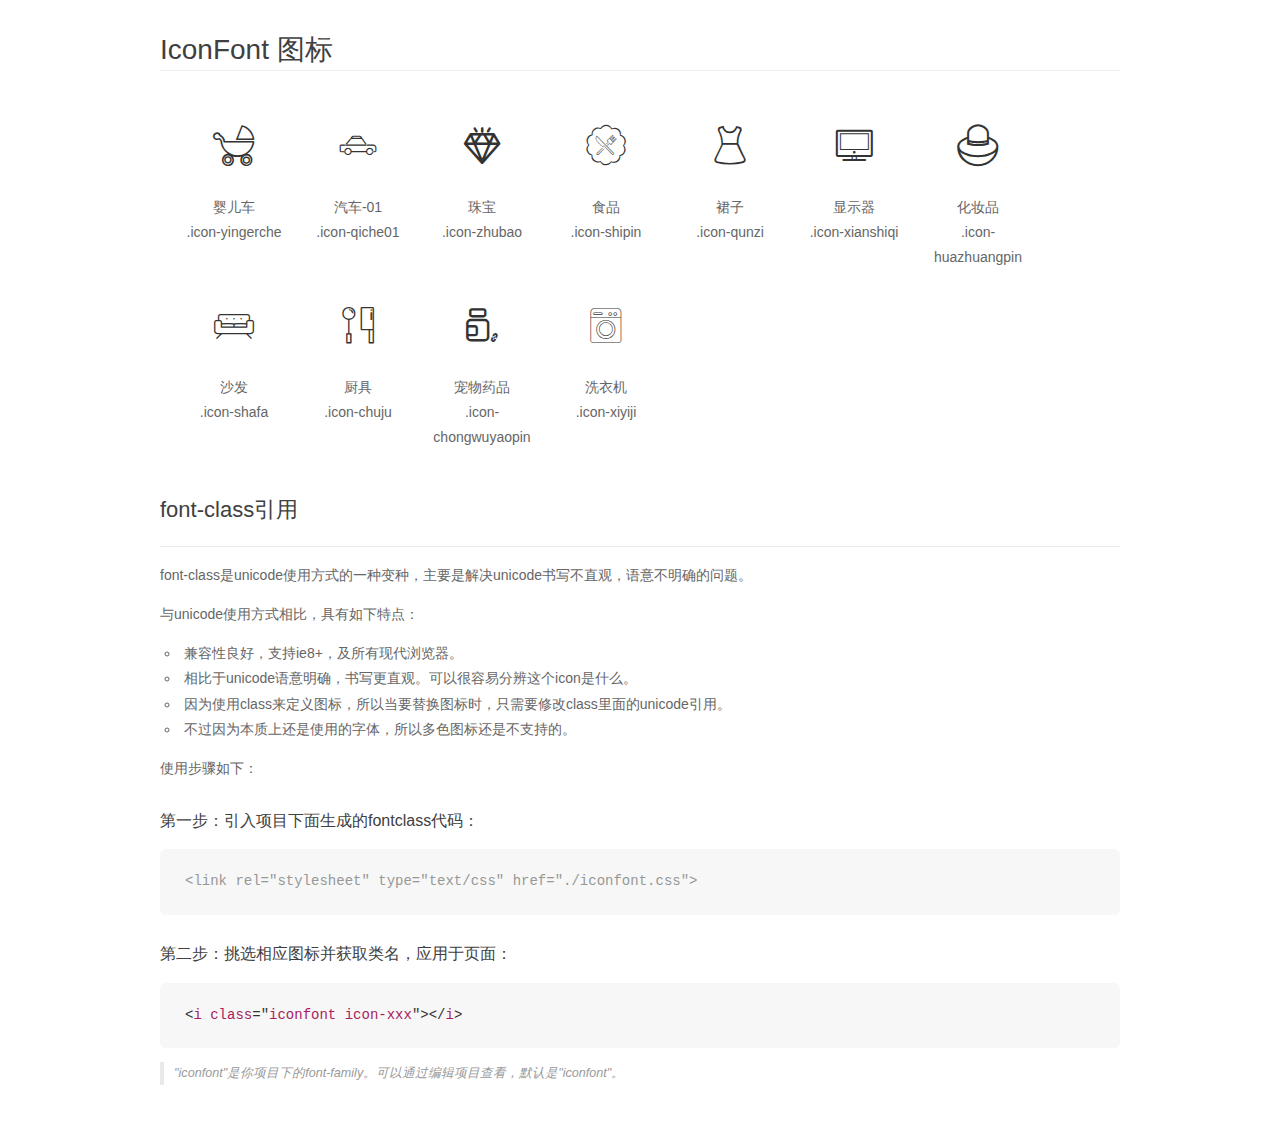
<file: src/iconfont/demo_fontclass.html>
<!DOCTYPE html>
<html>
<head>
    <meta charset="utf-8"/>
    <title>IconFont</title>
    <link rel="stylesheet" href="demo.css">
    <link rel="stylesheet" href="iconfont.css">
</head>
<body>
    <div class="main markdown">
        <h1>IconFont 图标</h1>
        <ul class="icon_lists clear">
            
                <li>
                <i class="icon iconfont icon-yingerche"></i>
                    <div class="name">婴儿车</div>
                    <div class="fontclass">.icon-yingerche</div>
                </li>
            
                <li>
                <i class="icon iconfont icon-qiche01"></i>
                    <div class="name">汽车-01</div>
                    <div class="fontclass">.icon-qiche01</div>
                </li>
            
                <li>
                <i class="icon iconfont icon-zhubao"></i>
                    <div class="name">珠宝</div>
                    <div class="fontclass">.icon-zhubao</div>
                </li>
            
                <li>
                <i class="icon iconfont icon-shipin"></i>
                    <div class="name">食品</div>
                    <div class="fontclass">.icon-shipin</div>
                </li>
            
                <li>
                <i class="icon iconfont icon-qunzi"></i>
                    <div class="name">裙子</div>
                    <div class="fontclass">.icon-qunzi</div>
                </li>
            
                <li>
                <i class="icon iconfont icon-xianshiqi"></i>
                    <div class="name">显示器</div>
                    <div class="fontclass">.icon-xianshiqi</div>
                </li>
            
                <li>
                <i class="icon iconfont icon-huazhuangpin"></i>
                    <div class="name">化妆品</div>
                    <div class="fontclass">.icon-huazhuangpin</div>
                </li>
            
                <li>
                <i class="icon iconfont icon-shafa"></i>
                    <div class="name">沙发</div>
                    <div class="fontclass">.icon-shafa</div>
                </li>
            
                <li>
                <i class="icon iconfont icon-chuju"></i>
                    <div class="name">厨具</div>
                    <div class="fontclass">.icon-chuju</div>
                </li>
            
                <li>
                <i class="icon iconfont icon-chongwuyaopin"></i>
                    <div class="name">宠物药品</div>
                    <div class="fontclass">.icon-chongwuyaopin</div>
                </li>
            
                <li>
                <i class="icon iconfont icon-xiyiji"></i>
                    <div class="name">洗衣机</div>
                    <div class="fontclass">.icon-xiyiji</div>
                </li>
            
        </ul>

        <h2 id="font-class-">font-class引用</h2>
        <hr>

        <p>font-class是unicode使用方式的一种变种，主要是解决unicode书写不直观，语意不明确的问题。</p>
        <p>与unicode使用方式相比，具有如下特点：</p>
        <ul>
        <li>兼容性良好，支持ie8+，及所有现代浏览器。</li>
        <li>相比于unicode语意明确，书写更直观。可以很容易分辨这个icon是什么。</li>
        <li>因为使用class来定义图标，所以当要替换图标时，只需要修改class里面的unicode引用。</li>
        <li>不过因为本质上还是使用的字体，所以多色图标还是不支持的。</li>
        </ul>
        <p>使用步骤如下：</p>
        <h3 id="-fontclass-">第一步：引入项目下面生成的fontclass代码：</h3>


        <pre><code class="lang-js hljs javascript"><span class="hljs-comment">&lt;link rel="stylesheet" type="text/css" href="./iconfont.css"&gt;</span></code></pre>
        <h3 id="-">第二步：挑选相应图标并获取类名，应用于页面：</h3>
        <pre><code class="lang-css hljs">&lt;<span class="hljs-selector-tag">i</span> <span class="hljs-selector-tag">class</span>="<span class="hljs-selector-tag">iconfont</span> <span class="hljs-selector-tag">icon-xxx</span>"&gt;&lt;/<span class="hljs-selector-tag">i</span>&gt;</code></pre>
        <blockquote>
        <p>"iconfont"是你项目下的font-family。可以通过编辑项目查看，默认是"iconfont"。</p>
        </blockquote>
    </div>
</body>
</html>
</file>
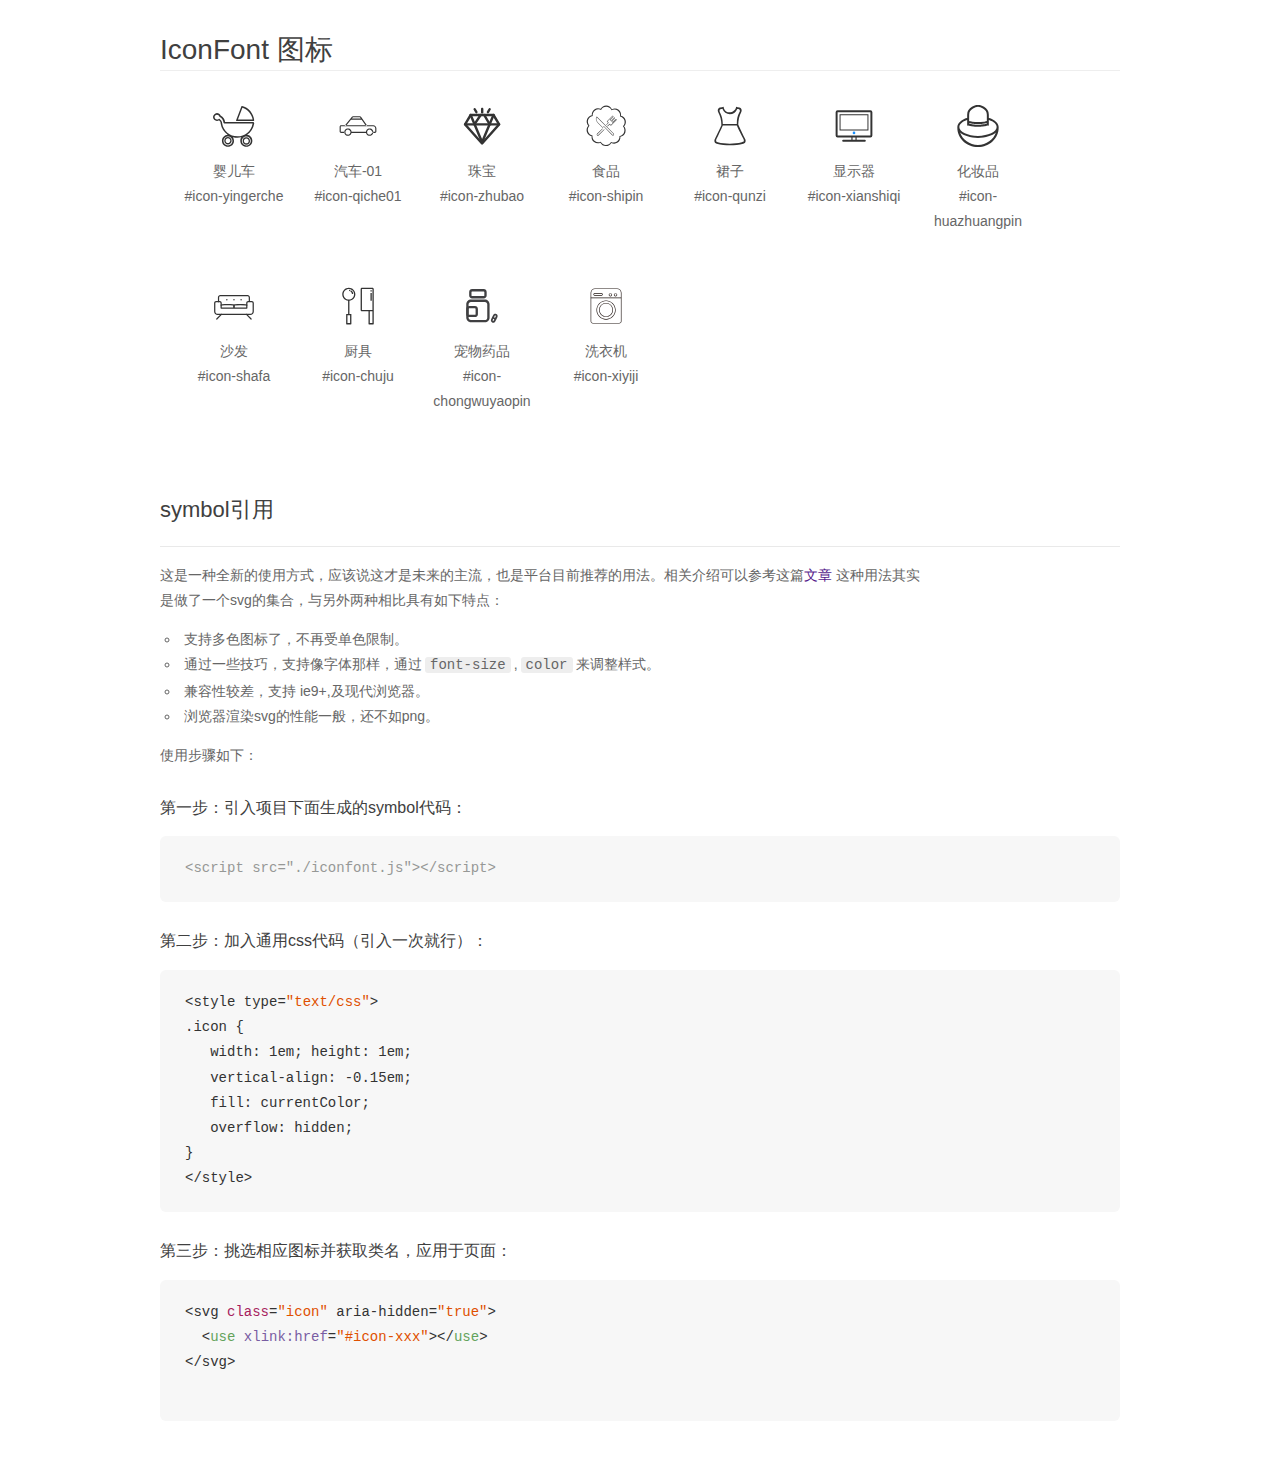
<file: src/iconfont/demo_symbol.html>
<!DOCTYPE html>
<html>
<head>
    <meta charset="utf-8"/>
    <title>IconFont</title>
    <link rel="stylesheet" href="demo.css">
    <script src="iconfont.js"></script>

    <style type="text/css">
        .icon {
          /* 通过设置 font-size 来改变图标大小 */
          width: 1em; height: 1em;
          /* 图标和文字相邻时，垂直对齐 */
          vertical-align: -0.15em;
          /* 通过设置 color 来改变 SVG 的颜色/fill */
          fill: currentColor;
          /* path 和 stroke 溢出 viewBox 部分在 IE 下会显示
             normalize.css 中也包含这行 */
          overflow: hidden;
        }

    </style>
</head>
<body>
    <div class="main markdown">
        <h1>IconFont 图标</h1>
        <ul class="icon_lists clear">
            
                <li>
                    <svg class="icon" aria-hidden="true">
                        <use xlink:href="#icon-yingerche"></use>
                    </svg>
                    <div class="name">婴儿车</div>
                    <div class="fontclass">#icon-yingerche</div>
                </li>
            
                <li>
                    <svg class="icon" aria-hidden="true">
                        <use xlink:href="#icon-qiche01"></use>
                    </svg>
                    <div class="name">汽车-01</div>
                    <div class="fontclass">#icon-qiche01</div>
                </li>
            
                <li>
                    <svg class="icon" aria-hidden="true">
                        <use xlink:href="#icon-zhubao"></use>
                    </svg>
                    <div class="name">珠宝</div>
                    <div class="fontclass">#icon-zhubao</div>
                </li>
            
                <li>
                    <svg class="icon" aria-hidden="true">
                        <use xlink:href="#icon-shipin"></use>
                    </svg>
                    <div class="name">食品</div>
                    <div class="fontclass">#icon-shipin</div>
                </li>
            
                <li>
                    <svg class="icon" aria-hidden="true">
                        <use xlink:href="#icon-qunzi"></use>
                    </svg>
                    <div class="name">裙子</div>
                    <div class="fontclass">#icon-qunzi</div>
                </li>
            
                <li>
                    <svg class="icon" aria-hidden="true">
                        <use xlink:href="#icon-xianshiqi"></use>
                    </svg>
                    <div class="name">显示器</div>
                    <div class="fontclass">#icon-xianshiqi</div>
                </li>
            
                <li>
                    <svg class="icon" aria-hidden="true">
                        <use xlink:href="#icon-huazhuangpin"></use>
                    </svg>
                    <div class="name">化妆品</div>
                    <div class="fontclass">#icon-huazhuangpin</div>
                </li>
            
                <li>
                    <svg class="icon" aria-hidden="true">
                        <use xlink:href="#icon-shafa"></use>
                    </svg>
                    <div class="name">沙发</div>
                    <div class="fontclass">#icon-shafa</div>
                </li>
            
                <li>
                    <svg class="icon" aria-hidden="true">
                        <use xlink:href="#icon-chuju"></use>
                    </svg>
                    <div class="name">厨具</div>
                    <div class="fontclass">#icon-chuju</div>
                </li>
            
                <li>
                    <svg class="icon" aria-hidden="true">
                        <use xlink:href="#icon-chongwuyaopin"></use>
                    </svg>
                    <div class="name">宠物药品</div>
                    <div class="fontclass">#icon-chongwuyaopin</div>
                </li>
            
                <li>
                    <svg class="icon" aria-hidden="true">
                        <use xlink:href="#icon-xiyiji"></use>
                    </svg>
                    <div class="name">洗衣机</div>
                    <div class="fontclass">#icon-xiyiji</div>
                </li>
            
        </ul>


        <h2 id="symbol-">symbol引用</h2>
        <hr>

        <p>这是一种全新的使用方式，应该说这才是未来的主流，也是平台目前推荐的用法。相关介绍可以参考这篇<a href="">文章</a>
        这种用法其实是做了一个svg的集合，与另外两种相比具有如下特点：</p>
        <ul>
          <li>支持多色图标了，不再受单色限制。</li>
          <li>通过一些技巧，支持像字体那样，通过<code>font-size</code>,<code>color</code>来调整样式。</li>
          <li>兼容性较差，支持 ie9+,及现代浏览器。</li>
          <li>浏览器渲染svg的性能一般，还不如png。</li>
        </ul>
        <p>使用步骤如下：</p>
        <h3 id="-symbol-">第一步：引入项目下面生成的symbol代码：</h3>
        <pre><code class="lang-js hljs javascript"><span class="hljs-comment">&lt;script src="./iconfont.js"&gt;&lt;/script&gt;</span></code></pre>
        <h3 id="-css-">第二步：加入通用css代码（引入一次就行）：</h3>
        <pre><code class="lang-js hljs javascript">&lt;style type=<span class="hljs-string">"text/css"</span>&gt;
.icon {
   width: <span class="hljs-number">1</span>em; height: <span class="hljs-number">1</span>em;
   vertical-align: <span class="hljs-number">-0.15</span>em;
   fill: currentColor;
   overflow: hidden;
}
&lt;<span class="hljs-regexp">/style&gt;</span></code></pre>
        <h3 id="-">第三步：挑选相应图标并获取类名，应用于页面：</h3>
        <pre><code class="lang-js hljs javascript">&lt;svg <span class="hljs-class"><span class="hljs-keyword">class</span></span>=<span class="hljs-string">"icon"</span> aria-hidden=<span class="hljs-string">"true"</span>&gt;<span class="xml"><span class="hljs-tag">
  &lt;<span class="hljs-name">use</span> <span class="hljs-attr">xlink:href</span>=<span class="hljs-string">"#icon-xxx"</span>&gt;</span><span class="hljs-tag">&lt;/<span class="hljs-name">use</span>&gt;</span>
</span>&lt;<span class="hljs-regexp">/svg&gt;
        </span></code></pre>
    </div>
</body>
</html>
</file>
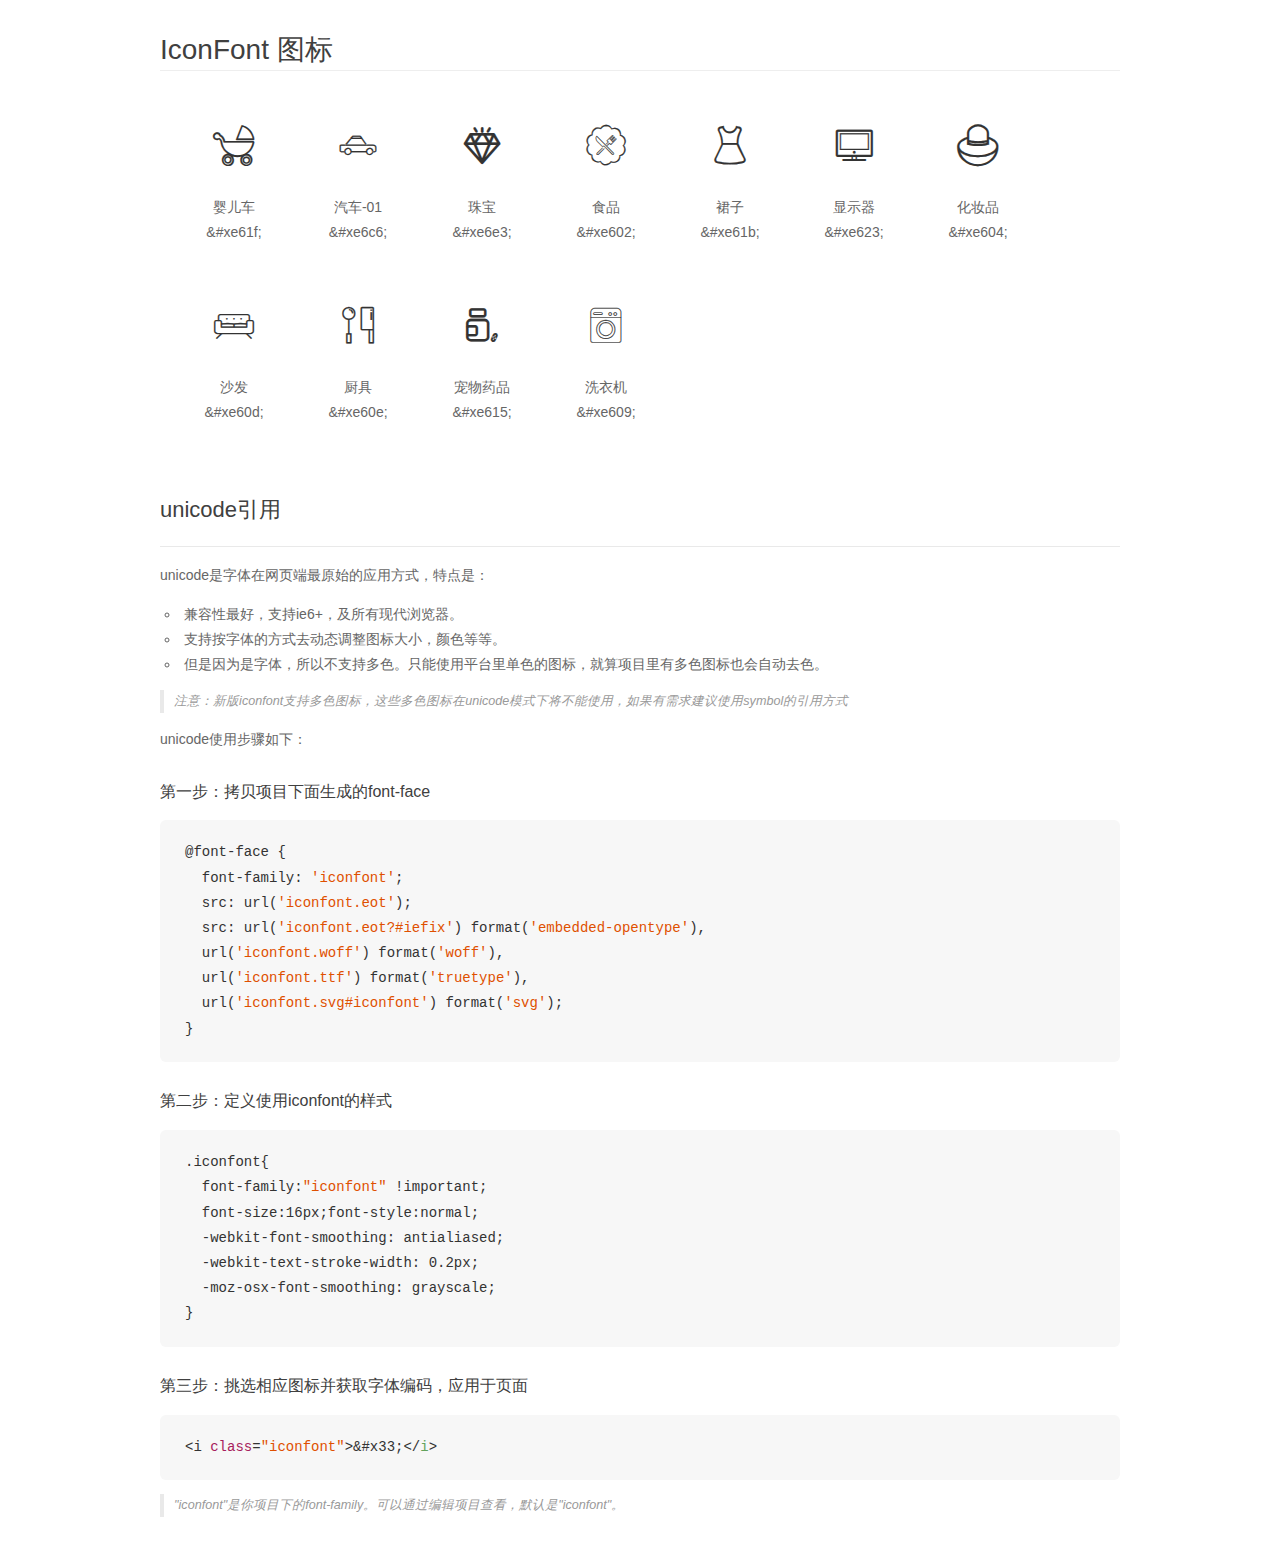
<file: src/iconfont/demo_unicode.html>
<!DOCTYPE html>
<html>
<head>
    <meta charset="utf-8"/>
    <title>IconFont</title>
    <link rel="stylesheet" href="demo.css">

    <style type="text/css">

        @font-face {font-family: "iconfont";
          src: url('iconfont.eot'); /* IE9*/
          src: url('iconfont.eot#iefix') format('embedded-opentype'), /* IE6-IE8 */
          url('iconfont.woff') format('woff'), /* chrome, firefox */
          url('iconfont.ttf') format('truetype'), /* chrome, firefox, opera, Safari, Android, iOS 4.2+*/
          url('iconfont.svg#iconfont') format('svg'); /* iOS 4.1- */
        }

        .iconfont {
          font-family:"iconfont" !important;
          font-size:16px;
          font-style:normal;
          -webkit-font-smoothing: antialiased;
          -webkit-text-stroke-width: 0.2px;
          -moz-osx-font-smoothing: grayscale;
        }

    </style>
</head>
<body>
    <div class="main markdown">
        <h1>IconFont 图标</h1>
        <ul class="icon_lists clear">
            
                <li>
                <i class="icon iconfont">&#xe61f;</i>
                    <div class="name">婴儿车</div>
                    <div class="code">&amp;#xe61f;</div>
                </li>
            
                <li>
                <i class="icon iconfont">&#xe6c6;</i>
                    <div class="name">汽车-01</div>
                    <div class="code">&amp;#xe6c6;</div>
                </li>
            
                <li>
                <i class="icon iconfont">&#xe6e3;</i>
                    <div class="name">珠宝</div>
                    <div class="code">&amp;#xe6e3;</div>
                </li>
            
                <li>
                <i class="icon iconfont">&#xe602;</i>
                    <div class="name">食品</div>
                    <div class="code">&amp;#xe602;</div>
                </li>
            
                <li>
                <i class="icon iconfont">&#xe61b;</i>
                    <div class="name">裙子</div>
                    <div class="code">&amp;#xe61b;</div>
                </li>
            
                <li>
                <i class="icon iconfont">&#xe623;</i>
                    <div class="name">显示器</div>
                    <div class="code">&amp;#xe623;</div>
                </li>
            
                <li>
                <i class="icon iconfont">&#xe604;</i>
                    <div class="name">化妆品</div>
                    <div class="code">&amp;#xe604;</div>
                </li>
            
                <li>
                <i class="icon iconfont">&#xe60d;</i>
                    <div class="name">沙发</div>
                    <div class="code">&amp;#xe60d;</div>
                </li>
            
                <li>
                <i class="icon iconfont">&#xe60e;</i>
                    <div class="name">厨具</div>
                    <div class="code">&amp;#xe60e;</div>
                </li>
            
                <li>
                <i class="icon iconfont">&#xe615;</i>
                    <div class="name">宠物药品</div>
                    <div class="code">&amp;#xe615;</div>
                </li>
            
                <li>
                <i class="icon iconfont">&#xe609;</i>
                    <div class="name">洗衣机</div>
                    <div class="code">&amp;#xe609;</div>
                </li>
            
        </ul>
        <h2 id="unicode-">unicode引用</h2>
        <hr>

        <p>unicode是字体在网页端最原始的应用方式，特点是：</p>
        <ul>
        <li>兼容性最好，支持ie6+，及所有现代浏览器。</li>
        <li>支持按字体的方式去动态调整图标大小，颜色等等。</li>
        <li>但是因为是字体，所以不支持多色。只能使用平台里单色的图标，就算项目里有多色图标也会自动去色。</li>
        </ul>
        <blockquote>
        <p>注意：新版iconfont支持多色图标，这些多色图标在unicode模式下将不能使用，如果有需求建议使用symbol的引用方式</p>
        </blockquote>
        <p>unicode使用步骤如下：</p>
        <h3 id="-font-face">第一步：拷贝项目下面生成的font-face</h3>
        <pre><code class="lang-js hljs javascript">@font-face {
  font-family: <span class="hljs-string">'iconfont'</span>;
  src: url(<span class="hljs-string">'iconfont.eot'</span>);
  src: url(<span class="hljs-string">'iconfont.eot?#iefix'</span>) format(<span class="hljs-string">'embedded-opentype'</span>),
  url(<span class="hljs-string">'iconfont.woff'</span>) format(<span class="hljs-string">'woff'</span>),
  url(<span class="hljs-string">'iconfont.ttf'</span>) format(<span class="hljs-string">'truetype'</span>),
  url(<span class="hljs-string">'iconfont.svg#iconfont'</span>) format(<span class="hljs-string">'svg'</span>);
}
</code></pre>
        <h3 id="-iconfont-">第二步：定义使用iconfont的样式</h3>
        <pre><code class="lang-js hljs javascript">.iconfont{
  font-family:<span class="hljs-string">"iconfont"</span> !important;
  font-size:<span class="hljs-number">16</span>px;font-style:normal;
  -webkit-font-smoothing: antialiased;
  -webkit-text-stroke-width: <span class="hljs-number">0.2</span>px;
  -moz-osx-font-smoothing: grayscale;
}
</code></pre>
        <h3 id="-">第三步：挑选相应图标并获取字体编码，应用于页面</h3>
        <pre><code class="lang-js hljs javascript">&lt;i <span class="hljs-class"><span class="hljs-keyword">class</span></span>=<span class="hljs-string">"iconfont"</span>&gt;&amp;#x33;<span class="xml"><span class="hljs-tag">&lt;/<span class="hljs-name">i</span>&gt;</span></span></code></pre>

        <blockquote>
        <p>"iconfont"是你项目下的font-family。可以通过编辑项目查看，默认是"iconfont"。</p>
        </blockquote>
    </div>


</body>
</html>
</file>
<file: src/iconfont/iconfont.css>
@font-face {font-family: "iconfont";
  src: url('iconfont.eot?t=1545704149064'); /* IE9*/
  src: url('iconfont.eot?t=1545704149064#iefix') format('embedded-opentype'), /* IE6-IE8 */
  url('[data-uri]') format('woff'),
  url('iconfont.ttf?t=1545704149064') format('truetype'), /* chrome, firefox, opera, Safari, Android, iOS 4.2+*/
  url('iconfont.svg?t=1545704149064#iconfont') format('svg'); /* iOS 4.1- */
}

.iconfont {
  font-family:"iconfont" !important;
  font-size:16px;
  font-style:normal;
  -webkit-font-smoothing: antialiased;
  -moz-osx-font-smoothing: grayscale;
}

.icon-yingerche:before { content: "\e61f"; }

.icon-qiche01:before { content: "\e6c6"; }

.icon-zhubao:before { content: "\e6e3"; }

.icon-shipin:before { content: "\e602"; }

.icon-qunzi:before { content: "\e61b"; }

.icon-xianshiqi:before { content: "\e623"; }

.icon-huazhuangpin:before { content: "\e604"; }

.icon-shafa:before { content: "\e60d"; }

.icon-chuju:before { content: "\e60e"; }

.icon-chongwuyaopin:before { content: "\e615"; }

.icon-xiyiji:before { content: "\e609"; }
</file>
<file: src/iconfont/demo.css>
*{margin: 0;padding: 0;list-style: none;}
/*
KISSY CSS Reset
理念：1. reset 的目的不是清除浏览器的默认样式，这仅是部分工作。清除和重置是紧密不可分的。
2. reset 的目的不是让默认样式在所有浏览器下一致，而是减少默认样式有可能带来的问题。
3. reset 期望提供一套普适通用的基础样式。但没有银弹，推荐根据具体需求，裁剪和修改后再使用。
特色：1. 适应中文；2. 基于最新主流浏览器。
维护：玉伯<lifesinger@gmail.com>, 正淳<ragecarrier@gmail.com>
 */

/** 清除内外边距 **/
body, h1, h2, h3, h4, h5, h6, hr, p, blockquote, /* structural elements 结构元素 */
dl, dt, dd, ul, ol, li, /* list elements 列表元素 */
pre, /* text formatting elements 文本格式元素 */
form, fieldset, legend, button, input, textarea, /* form elements 表单元素 */
th, td /* table elements 表格元素 */ {
  margin: 0;
  padding: 0;
}

/** 设置默认字体 **/
body,
button, input, select, textarea /* for ie */ {
  font: 12px/1.5 tahoma, arial, \5b8b\4f53, sans-serif;
}
h1, h2, h3, h4, h5, h6 { font-size: 100%; }
address, cite, dfn, em, var { font-style: normal; } /* 将斜体扶正 */
code, kbd, pre, samp { font-family: courier new, courier, monospace; } /* 统一等宽字体 */
small { font-size: 12px; } /* 小于 12px 的中文很难阅读，让 small 正常化 */

/** 重置列表元素 **/
ul, ol { list-style: none; }

/** 重置文本格式元素 **/
a { text-decoration: none; }
a:hover { text-decoration: underline; }


/** 重置表单元素 **/
legend { color: #000; } /* for ie6 */
fieldset, img { border: 0; } /* img 搭车：让链接里的 img 无边框 */
button, input, select, textarea { font-size: 100%; } /* 使得表单元素在 ie 下能继承字体大小 */
/* 注：optgroup 无法扶正 */

/** 重置表格元素 **/
table { border-collapse: collapse; border-spacing: 0; }

/* 清除浮动 */
.ks-clear:after, .clear:after {
  content: '\20';
  display: block;
  height: 0;
  clear: both;
}
.ks-clear, .clear {
  *zoom: 1;
}

.main {
  padding: 30px 100px;
width: 960px;
margin: 0 auto;
}
.main h1{font-size:36px; color:#333; text-align:left;margin-bottom:30px; border-bottom: 1px solid #eee;}

.helps{margin-top:40px;}
.helps pre{
  padding:20px;
  margin:10px 0;
  border:solid 1px #e7e1cd;
  background-color: #fffdef;
  overflow: auto;
}

.icon_lists{
  width: 100% !important;

}

.icon_lists li{
  float:left;
  width: 100px;
  height:180px;
  text-align: center;
  list-style: none !important;
}
.icon_lists .icon{
  font-size: 42px;
  line-height: 100px;
  margin: 10px 0;
  color:#333;
  -webkit-transition: font-size 0.25s ease-out 0s;
  -moz-transition: font-size 0.25s ease-out 0s;
  transition: font-size 0.25s ease-out 0s;

}
.icon_lists .icon:hover{
  font-size: 100px;
}



.markdown {
  color: #666;
  font-size: 14px;
  line-height: 1.8;
}

.highlight {
  line-height: 1.5;
}

.markdown img {
  vertical-align: middle;
  max-width: 100%;
}

.markdown h1 {
  color: #404040;
  font-weight: 500;
  line-height: 40px;
  margin-bottom: 24px;
}

.markdown h2,
.markdown h3,
.markdown h4,
.markdown h5,
.markdown h6 {
  color: #404040;
  margin: 1.6em 0 0.6em 0;
  font-weight: 500;
  clear: both;
}

.markdown h1 {
  font-size: 28px;
}

.markdown h2 {
  font-size: 22px;
}

.markdown h3 {
  font-size: 16px;
}

.markdown h4 {
  font-size: 14px;
}

.markdown h5 {
  font-size: 12px;
}

.markdown h6 {
  font-size: 12px;
}

.markdown hr {
  height: 1px;
  border: 0;
  background: #e9e9e9;
  margin: 16px 0;
  clear: both;
}

.markdown p,
.markdown pre {
  margin: 1em 0;
}

.markdown > p,
.markdown > blockquote,
.markdown > .highlight,
.markdown > ol,
.markdown > ul {
  width: 80%;
}

.markdown ul > li {
  list-style: circle;
}

.markdown > ul li,
.markdown blockquote ul > li {
  margin-left: 20px;
  padding-left: 4px;
}

.markdown > ul li p,
.markdown > ol li p {
  margin: 0.6em 0;
}

.markdown ol > li {
  list-style: decimal;
}

.markdown > ol li,
.markdown blockquote ol > li {
  margin-left: 20px;
  padding-left: 4px;
}

.markdown code {
  margin: 0 3px;
  padding: 0 5px;
  background: #eee;
  border-radius: 3px;
}

.markdown pre {
  border-radius: 6px;
  background: #f7f7f7;
  padding: 20px;
}

.markdown pre code {
  border: none;
  background: #f7f7f7;
  margin: 0;
}

.markdown strong,
.markdown b {
  font-weight: 600;
}

.markdown > table {
  border-collapse: collapse;
  border-spacing: 0px;
  empty-cells: show;
  border: 1px solid #e9e9e9;
  width: 95%;
  margin-bottom: 24px;
}

.markdown > table th {
  white-space: nowrap;
  color: #333;
  font-weight: 600;

}

.markdown > table th,
.markdown > table td {
  border: 1px solid #e9e9e9;
  padding: 8px 16px;
  text-align: left;
}

.markdown > table th {
  background: #F7F7F7;
}

.markdown blockquote {
  font-size: 90%;
  color: #999;
  border-left: 4px solid #e9e9e9;
  padding-left: 0.8em;
  margin: 1em 0;
  font-style: italic;
}

.markdown blockquote p {
  margin: 0;
}

.markdown .anchor {
  opacity: 0;
  transition: opacity 0.3s ease;
  margin-left: 8px;
}

.markdown .waiting {
  color: #ccc;
}

.markdown h1:hover .anchor,
.markdown h2:hover .anchor,
.markdown h3:hover .anchor,
.markdown h4:hover .anchor,
.markdown h5:hover .anchor,
.markdown h6:hover .anchor {
  opacity: 1;
  display: inline-block;
}

.markdown > br,
.markdown > p > br {
  clear: both;
}


.hljs {
  display: block;
  background: white;
  padding: 0.5em;
  color: #333333;
  overflow-x: auto;
}

.hljs-comment,
.hljs-meta {
  color: #969896;
}

.hljs-string,
.hljs-variable,
.hljs-template-variable,
.hljs-strong,
.hljs-emphasis,
.hljs-quote {
  color: #df5000;
}

.hljs-keyword,
.hljs-selector-tag,
.hljs-type {
  color: #a71d5d;
}

.hljs-literal,
.hljs-symbol,
.hljs-bullet,
.hljs-attribute {
  color: #0086b3;
}

.hljs-section,
.hljs-name {
  color: #63a35c;
}

.hljs-tag {
  color: #333333;
}

.hljs-title,
.hljs-attr,
.hljs-selector-id,
.hljs-selector-class,
.hljs-selector-attr,
.hljs-selector-pseudo {
  color: #795da3;
}

.hljs-addition {
  color: #55a532;
  background-color: #eaffea;
}

.hljs-deletion {
  color: #bd2c00;
  background-color: #ffecec;
}

.hljs-link {
  text-decoration: underline;
}

pre{
  background: #fff;
}
</file>
